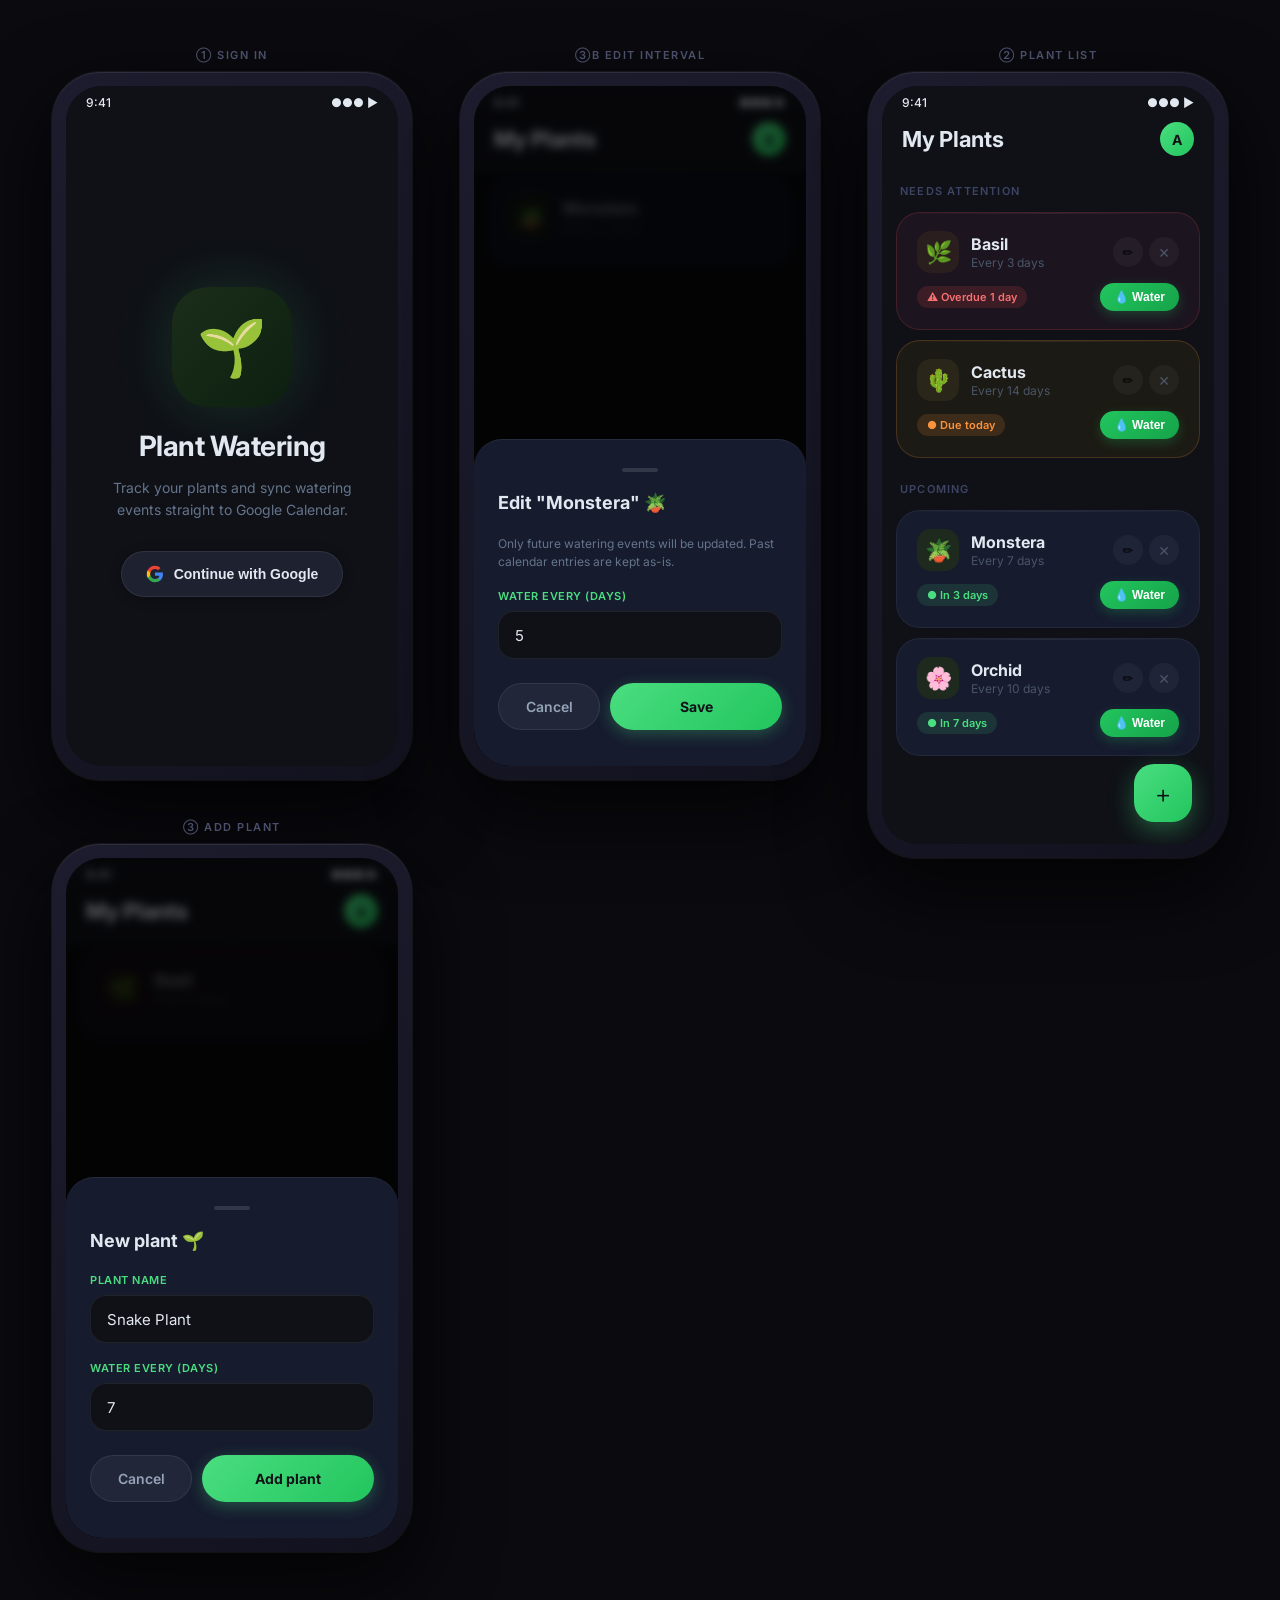
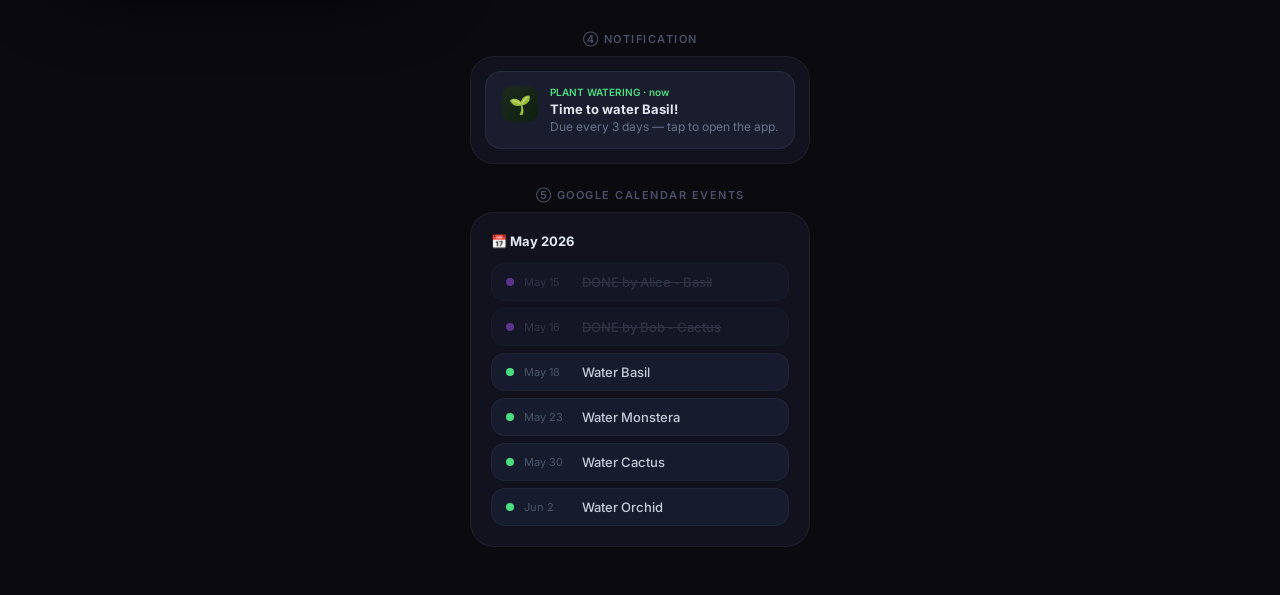
<file: android/ui-mockup.html>
<!DOCTYPE html>
<html lang="en">
<head>
<meta charset="UTF-8">
<meta name="viewport" content="width=device-width, initial-scale=1.0">
<title>Plant Watering — UI Mockup</title>
<style>
  @import url('https://fonts.googleapis.com/css2?family=Inter:wght@300;400;500;600;700&display=swap');

  * { box-sizing: border-box; margin: 0; padding: 0; }

  body {
    font-family: 'Inter', 'Segoe UI', system-ui, sans-serif;
    background: #0a0a0f;
    min-height: 100vh;
    display: flex;
    flex-wrap: wrap;
    gap: 48px;
    padding: 48px;
    justify-content: center;
    align-items: flex-start;
  }

  .col { display: flex; flex-direction: column; gap: 40px; }

  .screen-label {
    text-align: center;
    font-size: 11px;
    font-weight: 600;
    color: #4a4f6a;
    margin-bottom: 10px;
    letter-spacing: 1.5px;
    text-transform: uppercase;
  }

  /* Phone shell */
  .phone {
    width: 360px;
    border-radius: 48px;
    background: linear-gradient(145deg, #1c1c2e, #12121f);
    padding: 14px;
    box-shadow:
      0 0 0 1px rgba(255,255,255,0.06),
      0 30px 80px rgba(0,0,0,0.7),
      inset 0 1px 0 rgba(255,255,255,0.08);
    flex-shrink: 0;
  }
  .phone-screen {
    border-radius: 36px;
    overflow: hidden;
    background: #0f1117;
    min-height: 680px;
    display: flex;
    flex-direction: column;
    position: relative;
  }

  /* Status bar */
  .status-bar {
    background: #0f1117;
    height: 32px;
    display: flex;
    align-items: center;
    justify-content: space-between;
    padding: 0 20px;
  }
  .status-bar span { color: #e2e8f0; font-size: 12px; font-weight: 500; }

  /* Toolbar */
  .toolbar {
    background: #0f1117;
    padding: 4px 20px 16px;
    display: flex;
    align-items: center;
    justify-content: space-between;
  }
  .toolbar-title {
    color: #e2e8f0;
    font-size: 22px;
    font-weight: 700;
    letter-spacing: -0.3px;
  }
  .toolbar-avatar {
    width: 34px; height: 34px;
    border-radius: 50%;
    background: linear-gradient(135deg, #4ade80, #22c55e);
    display: flex; align-items: center; justify-content: center;
    font-size: 14px; font-weight: 700; color: #0f1117;
  }

  /* Sign-in screen */
  .signin-body {
    flex: 1;
    display: flex;
    flex-direction: column;
    align-items: center;
    justify-content: center;
    padding: 40px 28px;
    gap: 14px;
    text-align: center;
    background: #0f1117;
  }
  .signin-glow {
    width: 120px; height: 120px;
    border-radius: 36px;
    background: linear-gradient(135deg, #1a2e1a, #0d2010);
    display: flex; align-items: center; justify-content: center;
    font-size: 56px;
    margin-bottom: 8px;
    box-shadow: 0 0 60px rgba(74,222,128,0.15);
  }
  .signin-title { font-size: 28px; font-weight: 700; color: #e2e8f0; letter-spacing: -0.5px; }
  .signin-subtitle { font-size: 14px; color: #64748b; line-height: 1.6; margin-bottom: 16px; max-width: 240px; }
  .google-btn {
    display: flex;
    align-items: center;
    gap: 10px;
    background: #1e2130;
    border: 1px solid rgba(255,255,255,0.08);
    border-radius: 100px;
    padding: 13px 24px;
    font-size: 14px;
    font-weight: 600;
    color: #e2e8f0;
    cursor: pointer;
    box-shadow: 0 2px 12px rgba(0,0,0,0.3);
  }
  .google-logo {
    width: 18px; height: 18px; flex-shrink: 0;
    background: url("data:image/svg+xml,%3Csvg xmlns='http://www.w3.org/2000/svg' viewBox='0 0 24 24'%3E%3Cpath fill='%234285F4' d='M22.56 12.25c0-.78-.07-1.53-.2-2.25H12v4.26h5.92c-.26 1.37-1.04 2.53-2.21 3.31v2.77h3.57c2.08-1.92 3.28-4.74 3.28-8.09z'/%3E%3Cpath fill='%2334A853' d='M12 23c2.97 0 5.46-.98 7.28-2.66l-3.57-2.77c-.98.66-2.23 1.06-3.71 1.06-2.86 0-5.29-1.93-6.16-4.53H2.18v2.84C3.99 20.53 7.7 23 12 23z'/%3E%3Cpath fill='%23FBBC05' d='M5.84 14.09c-.22-.66-.35-1.36-.35-2.09s.13-1.43.35-2.09V7.07H2.18C1.43 8.55 1 10.22 1 12s.43 3.45 1.18 4.93l3.66-2.84z'/%3E%3Cpath fill='%23EA4335' d='M12 5.38c1.62 0 3.06.56 4.21 1.64l3.15-3.15C17.45 2.09 14.97 1 12 1 7.7 1 3.99 3.47 2.18 7.07l3.66 2.84c.87-2.6 3.3-4.53 6.16-4.53z'/%3E%3C/svg%3E") center/contain no-repeat;
  }

  /* Plant list */
  .plant-list-body {
    flex: 1;
    background: #0f1117;
    overflow-y: auto;
    padding: 4px 14px 88px;
    display: flex;
    flex-direction: column;
    gap: 10px;
  }

  .section-header {
    font-size: 11px;
    font-weight: 600;
    color: #3d4464;
    letter-spacing: 1.2px;
    text-transform: uppercase;
    padding: 8px 4px 4px;
  }

  .plant-card {
    background: #161b2e;
    border-radius: 24px;
    padding: 18px 20px;
    border: 1px solid rgba(255,255,255,0.05);
    position: relative;
    overflow: hidden;
  }
  .plant-card::before {
    content: '';
    position: absolute;
    top: 0; left: 0; right: 0;
    height: 1px;
    background: linear-gradient(90deg, transparent, rgba(255,255,255,0.07), transparent);
  }
  .plant-card.urgent { border-color: rgba(239,68,68,0.2); background: #1c1520; }
  .plant-card.today  { border-color: rgba(251,146,60,0.2); background: #1c1a14; }

  .card-top {
    display: flex;
    align-items: center;
    justify-content: space-between;
    margin-bottom: 10px;
  }
  .card-left { display: flex; align-items: center; gap: 12px; }
  .plant-emoji {
    width: 42px; height: 42px;
    border-radius: 14px;
    background: #1e2a1e;
    display: flex; align-items: center; justify-content: center;
    font-size: 22px;
  }
  .plant-emoji.urgent { background: #2a1e1e; }
  .plant-emoji.today  { background: #2a261a; }
  .plant-name { font-size: 16px; font-weight: 700; color: #e2e8f0; }
  .plant-interval { font-size: 12px; color: #4a5568; margin-top: 1px; }

  .delete-btn {
    width: 30px; height: 30px;
    border-radius: 50%;
    background: rgba(255,255,255,0.04);
    display: flex; align-items: center; justify-content: center;
    font-size: 14px; cursor: pointer; color: #4a5568;
  }
  .icon-btn {
    width: 30px; height: 30px;
    border-radius: 50%;
    background: rgba(255,255,255,0.04);
    display: flex; align-items: center; justify-content: center;
    font-size: 13px; cursor: pointer;
  }

  .status-row {
    display: flex;
    align-items: center;
    justify-content: space-between;
    margin-top: 2px;
  }

  .status-pill {
    display: inline-flex;
    align-items: center;
    gap: 5px;
    border-radius: 100px;
    padding: 4px 10px;
    font-size: 11px;
    font-weight: 600;
  }
  .status-pill.overdue { background: rgba(239,68,68,0.15); color: #f87171; }
  .status-pill.today   { background: rgba(251,146,60,0.15); color: #fb923c; }
  .status-pill.ok      { background: rgba(74,222,128,0.12); color: #4ade80; }

  .water-btn {
    display: inline-flex;
    align-items: center;
    gap: 5px;
    background: linear-gradient(135deg, #22c55e, #16a34a);
    color: #fff;
    border: none;
    border-radius: 100px;
    padding: 7px 14px;
    font-size: 12px;
    font-weight: 600;
    cursor: pointer;
    box-shadow: 0 4px 12px rgba(34,197,94,0.25);
  }

  /* FAB */
  .fab {
    position: absolute;
    bottom: 22px;
    right: 22px;
    width: 58px; height: 58px;
    border-radius: 20px;
    background: linear-gradient(135deg, #4ade80, #22c55e);
    color: #0f1117;
    font-size: 26px;
    font-weight: 300;
    display: flex;
    align-items: center;
    justify-content: center;
    box-shadow: 0 8px 24px rgba(74,222,128,0.35);
    cursor: pointer;
  }

  /* Dialog */
  .dialog-overlay {
    position: absolute;
    inset: 0;
    background: rgba(0,0,0,0.6);
    backdrop-filter: blur(4px);
    display: flex;
    align-items: flex-end;
    z-index: 10;
  }
  .dialog {
    background: #161b2e;
    border-radius: 28px 28px 0 0;
    padding: 28px 24px 36px;
    width: 100%;
    border-top: 1px solid rgba(255,255,255,0.07);
  }
  .dialog-handle {
    width: 36px; height: 4px;
    background: rgba(255,255,255,0.12);
    border-radius: 2px;
    margin: 0 auto 20px;
  }
  .dialog-title {
    font-size: 18px; font-weight: 700;
    color: #e2e8f0; margin-bottom: 22px;
  }
  .input-group { margin-bottom: 18px; }
  .input-label {
    font-size: 11px; color: #4ade80; font-weight: 600;
    letter-spacing: 0.5px; margin-bottom: 8px;
  }
  .input-wrap {
    background: #0f1117;
    border-radius: 16px;
    border: 1px solid rgba(255,255,255,0.07);
    padding: 13px 16px;
  }
  .input-field {
    background: none; border: none;
    font-size: 15px; color: #e2e8f0;
    outline: none; width: 100%;
    font-family: inherit;
  }
  .dialog-actions { display: flex; gap: 10px; margin-top: 24px; }
  .btn-cancel {
    flex: 1; background: rgba(255,255,255,0.05);
    border: 1px solid rgba(255,255,255,0.08);
    color: #94a3b8; font-size: 14px; font-weight: 600;
    padding: 14px; border-radius: 100px; cursor: pointer;
    font-family: inherit;
  }
  .btn-add {
    flex: 2;
    background: linear-gradient(135deg, #4ade80, #22c55e);
    border: none; color: #0f1117;
    font-size: 14px; font-weight: 700;
    padding: 14px; border-radius: 100px; cursor: pointer;
    font-family: inherit;
    box-shadow: 0 4px 16px rgba(74,222,128,0.3);
  }

  /* Notification */
  .notif-wrap {
    background: #12121f;
    border-radius: 24px;
    padding: 14px;
    border: 1px solid rgba(255,255,255,0.05);
  }
  .notif-banner {
    background: #1a1d2e;
    border-radius: 16px;
    padding: 14px 16px;
    display: flex;
    gap: 12px;
    align-items: flex-start;
    border: 1px solid rgba(255,255,255,0.06);
  }
  .notif-icon-wrap {
    width: 36px; height: 36px;
    background: linear-gradient(135deg, #1e2a1e, #0d2010);
    border-radius: 10px;
    display: flex; align-items: center; justify-content: center;
    font-size: 18px; flex-shrink: 0;
  }
  .notif-app  { font-size: 10px; color: #4ade80; font-weight: 600; margin-bottom: 3px; }
  .notif-title { font-size: 13px; font-weight: 700; color: #e2e8f0; }
  .notif-body  { font-size: 12px; color: #64748b; margin-top: 2px; }

  /* Calendar */
  .cal-wrap {
    background: #12121f;
    border-radius: 24px;
    padding: 20px;
    border: 1px solid rgba(255,255,255,0.05);
  }
  .cal-title {
    font-size: 13px; font-weight: 700; color: #e2e8f0;
    margin-bottom: 14px; display: flex; align-items: center; gap: 8px;
  }
  .event-list { display: flex; flex-direction: column; gap: 7px; }
  .event-row {
    display: flex; align-items: center; gap: 10px;
    background: #161b2e;
    border-radius: 14px;
    padding: 10px 14px;
    border: 1px solid rgba(255,255,255,0.04);
  }
  .event-row.done { opacity: 0.5; }
  .event-dot {
    width: 8px; height: 8px; border-radius: 50%;
    background: #4ade80; flex-shrink: 0;
  }
  .event-dot.done { background: #a855f7; }
  .event-date { font-size: 11px; color: #4a5568; width: 48px; flex-shrink: 0; }
  .event-name { font-size: 13px; font-weight: 500; color: #c4cdd8; flex: 1; }
  .event-row.done .event-name { text-decoration: line-through; color: #4a5568; }
</style>
</head>
<body>

<!-- Col 1: Sign-in + Dialog -->
<div class="col">

  <div>
    <div class="screen-label">① Sign in</div>
    <div class="phone">
      <div class="phone-screen">
        <div class="status-bar">
          <span>9:41</span>
          <span>●●● ▶</span>
        </div>
        <div class="signin-body">
          <div class="signin-glow">🌱</div>
          <div class="signin-title">Plant Watering</div>
          <div class="signin-subtitle">Track your plants and sync watering events straight to Google Calendar.</div>
          <button class="google-btn">
            <div class="google-logo"></div>
            Continue with Google
          </button>
        </div>
      </div>
    </div>
  </div>

  <div>
    <div class="screen-label">③ Add plant</div>
    <div class="phone">
      <div class="phone-screen" style="position:relative">
        <div class="status-bar"><span>9:41</span><span>●●● ▶</span></div>
        <div class="toolbar">
          <span class="toolbar-title">My Plants</span>
          <div class="toolbar-avatar">A</div>
        </div>
        <div class="plant-list-body" style="filter:blur(2px) brightness(0.5);pointer-events:none">
          <div class="plant-card urgent">
            <div class="card-top">
              <div class="card-left">
                <div class="plant-emoji urgent">🌿</div>
                <div><div class="plant-name">Basil</div><div class="plant-interval">Every 3 days</div></div>
              </div>
            </div>
          </div>
        </div>
        <div class="dialog-overlay">
          <div class="dialog">
            <div class="dialog-handle"></div>
            <div class="dialog-title">New plant 🌱</div>
            <div class="input-group">
              <div class="input-label">PLANT NAME</div>
              <div class="input-wrap">
                <input class="input-field" value="Snake Plant" readonly />
              </div>
            </div>
            <div class="input-group">
              <div class="input-label">WATER EVERY (DAYS)</div>
              <div class="input-wrap">
                <input class="input-field" value="7" readonly />
              </div>
            </div>
            <div class="dialog-actions">
              <button class="btn-cancel">Cancel</button>
              <button class="btn-add">Add plant</button>
            </div>
          </div>
        </div>
      </div>
    </div>
  </div>

</div>

<!-- Col 1b: Edit interval dialog -->
<div>
  <div class="screen-label">③b Edit interval</div>
  <div class="phone">
    <div class="phone-screen" style="position:relative">
      <div class="status-bar"><span>9:41</span><span>●●● ▶</span></div>
      <div class="toolbar">
        <span class="toolbar-title">My Plants</span>
        <div class="toolbar-avatar">A</div>
      </div>
      <div class="plant-list-body" style="filter:blur(2px) brightness(0.5);pointer-events:none">
        <div class="plant-card">
          <div class="card-top">
            <div class="card-left">
              <div class="plant-emoji">🪴</div>
              <div><div class="plant-name">Monstera</div><div class="plant-interval">Every 7 days</div></div>
            </div>
          </div>
        </div>
      </div>
      <div class="dialog-overlay">
        <div class="dialog">
          <div class="dialog-handle"></div>
          <div class="dialog-title">Edit "Monstera" 🪴</div>
          <p style="font-size:12px;color:#64748b;line-height:1.5;margin-bottom:18px;">Only future watering events will be updated. Past calendar entries are kept as-is.</p>
          <div class="input-group">
            <div class="input-label">WATER EVERY (DAYS)</div>
            <div class="input-wrap">
              <input class="input-field" value="5" readonly />
            </div>
          </div>
          <div class="dialog-actions">
            <button class="btn-cancel">Cancel</button>
            <button class="btn-add">Save</button>
          </div>
        </div>
      </div>
    </div>
  </div>
</div>

<!-- Col 2: Plant list -->
<div class="col">
  <div>
    <div class="screen-label">② Plant list</div>
    <div class="phone">
      <div class="phone-screen" style="position:relative">
        <div class="status-bar"><span>9:41</span><span>●●● ▶</span></div>
        <div class="toolbar">
          <span class="toolbar-title">My Plants</span>
          <div class="toolbar-avatar">A</div>
        </div>
        <div class="plant-list-body">

          <div class="section-header">Needs attention</div>

          <div class="plant-card urgent">
            <div class="card-top">
              <div class="card-left">
                <div class="plant-emoji urgent">🌿</div>
                <div>
                  <div class="plant-name">Basil</div>
                  <div class="plant-interval">Every 3 days</div>
                </div>
              </div>
              <div style="display:flex;gap:6px">
                <div class="icon-btn" title="Edit interval">✏️</div>
                <div class="delete-btn">✕</div>
              </div>
            </div>
            <div class="status-row">
              <span class="status-pill overdue">⚠ Overdue 1 day</span>
              <button class="water-btn">💧 Water</button>
            </div>
          </div>

          <div class="plant-card today">
            <div class="card-top">
              <div class="card-left">
                <div class="plant-emoji today">🌵</div>
                <div>
                  <div class="plant-name">Cactus</div>
                  <div class="plant-interval">Every 14 days</div>
                </div>
              </div>
              <div style="display:flex;gap:6px">
                <div class="icon-btn">✏️</div>
                <div class="delete-btn">✕</div>
              </div>
            </div>
            <div class="status-row">
              <span class="status-pill today">● Due today</span>
              <button class="water-btn">💧 Water</button>
            </div>
          </div>

          <div class="section-header" style="margin-top:6px">Upcoming</div>

          <div class="plant-card">
            <div class="card-top">
              <div class="card-left">
                <div class="plant-emoji">🪴</div>
                <div>
                  <div class="plant-name">Monstera</div>
                  <div class="plant-interval">Every 7 days</div>
                </div>
              </div>
              <div style="display:flex;gap:6px">
                <div class="icon-btn">✏️</div>
                <div class="delete-btn">✕</div>
              </div>
            </div>
            <div class="status-row">
              <span class="status-pill ok">● In 3 days</span>
              <button class="water-btn">💧 Water</button>
            </div>
          </div>

          <div class="plant-card">
            <div class="card-top">
              <div class="card-left">
                <div class="plant-emoji">🌸</div>
                <div>
                  <div class="plant-name">Orchid</div>
                  <div class="plant-interval">Every 10 days</div>
                </div>
              </div>
              <div style="display:flex;gap:6px">
                <div class="icon-btn">✏️</div>
                <div class="delete-btn">✕</div>
              </div>
            </div>
            <div class="status-row">
              <span class="status-pill ok">● In 7 days</span>
              <button class="water-btn">💧 Water</button>
            </div>
          </div>

        </div>
        <div class="fab">+</div>
      </div>
    </div>
  </div>
</div>

<!-- Col 3: Notification + Calendar -->
<div class="col" style="justify-content:center;padding-top:32px;gap:24px;max-width:340px;">

  <div>
    <div class="screen-label">④ Notification</div>
    <div class="notif-wrap">
      <div class="notif-banner">
        <div class="notif-icon-wrap">🌱</div>
        <div>
          <div class="notif-app">PLANT WATERING · now</div>
          <div class="notif-title">Time to water Basil!</div>
          <div class="notif-body">Due every 3 days — tap to open the app.</div>
        </div>
      </div>
    </div>
  </div>

  <div>
    <div class="screen-label">⑤ Google Calendar events</div>
    <div class="cal-wrap">
      <div class="cal-title">📅 May 2026</div>
      <div class="event-list">
        <div class="event-row done">
          <div class="event-dot done"></div>
          <span class="event-date">May 15</span>
          <span class="event-name">DONE by Alice - Basil</span>
        </div>
        <div class="event-row done">
          <div class="event-dot done"></div>
          <span class="event-date">May 16</span>
          <span class="event-name">DONE by Bob - Cactus</span>
        </div>
        <div class="event-row">
          <div class="event-dot"></div>
          <span class="event-date">May 18</span>
          <span class="event-name">Water Basil</span>
        </div>
        <div class="event-row">
          <div class="event-dot"></div>
          <span class="event-date">May 23</span>
          <span class="event-name">Water Monstera</span>
        </div>
        <div class="event-row">
          <div class="event-dot"></div>
          <span class="event-date">May 30</span>
          <span class="event-name">Water Cactus</span>
        </div>
        <div class="event-row">
          <div class="event-dot"></div>
          <span class="event-date">Jun 2</span>
          <span class="event-name">Water Orchid</span>
        </div>
      </div>
    </div>
  </div>

</div>

</body>
</html>
</file>
